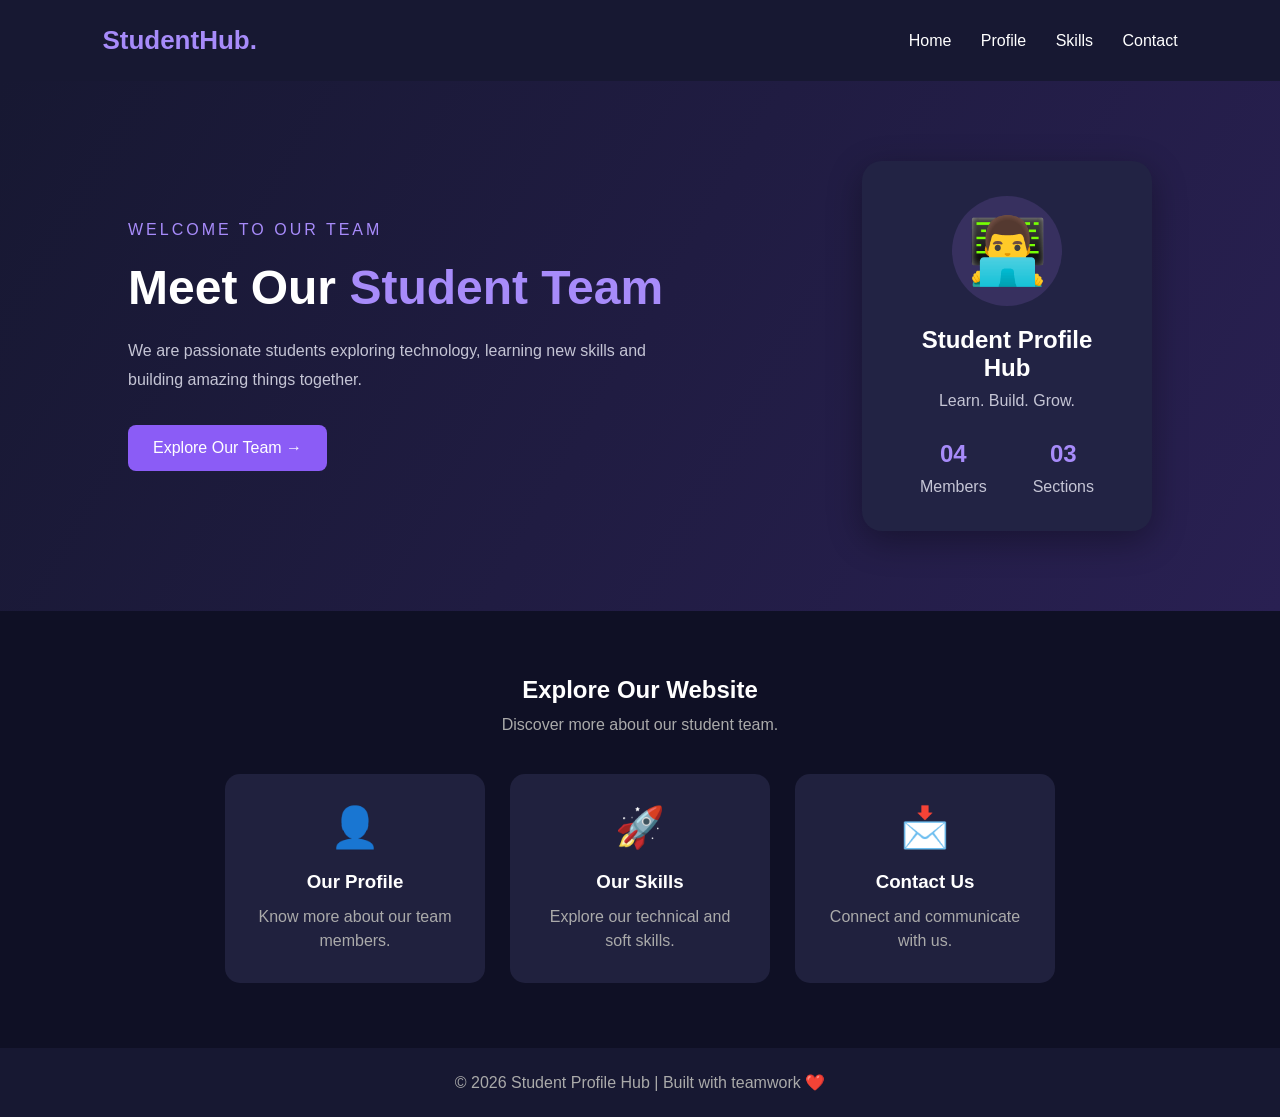
<file: index.html>
<!DOCTYPE html>
<html lang="en">
<head>
    <meta charset="UTF-8">
    <meta name="viewport" content="width=device-width, initial-scale=1.0">
    <title>Student Profile Hub</title>
    <link rel="stylesheet" href="style.css">
</head>
<body>

    <nav class="navbar">
        <h2>StudentHub.</h2>
        <div>
            <a href="index.html">Home</a>
            <a href="profile.html">Profile</a>
            <a href="skills.html">Skills</a>
            <a href="contact.html">Contact</a>
        </div>
    </nav>

    <section class="hero">
        <div class="hero-content">
            <p class="tag">WELCOME TO OUR TEAM</p>
            <h1>Meet Our <span>Student Team</span></h1>
            <p class="description">
                We are passionate students exploring technology,
                learning new skills and building amazing things together.
            </p>
            <a href="profile.html" class="btn">Explore Our Team →</a>
        </div>

        <div class="hero-card">
            <div class="circle">👨‍💻</div>
            <h2>Student Profile Hub</h2>
            <p>Learn. Build. Grow.</p>
            <div class="stats">
                <div><h2>04</h2><p>Members</p></div>
                <div><h2>03</h2><p>Sections</p></div>
            </div>
        </div>
    </section>

    <section class="features">
        <h2>Explore Our Website</h2>
        <p>Discover more about our student team.</p>

        <div class="cards">
            <a href="profile.html" class="card">
                <div class="emoji">👤</div>
                <h3>Our Profile</h3>
                <p>Know more about our team members.</p>
            </a>

            <a href="skills.html" class="card">
                <div class="emoji">🚀</div>
                <h3>Our Skills</h3>
                <p>Explore our technical and soft skills.</p>
            </a>

            <a href="contact.html" class="card">
                <div class="emoji">📩</div>
                <h3>Contact Us</h3>
                <p>Connect and communicate with us.</p>
            </a>
        </div>
    </section>

    <footer>
        <p>© 2026 Student Profile Hub | Built with teamwork ❤️</p>
    </footer>

</body>
</html>
</file>
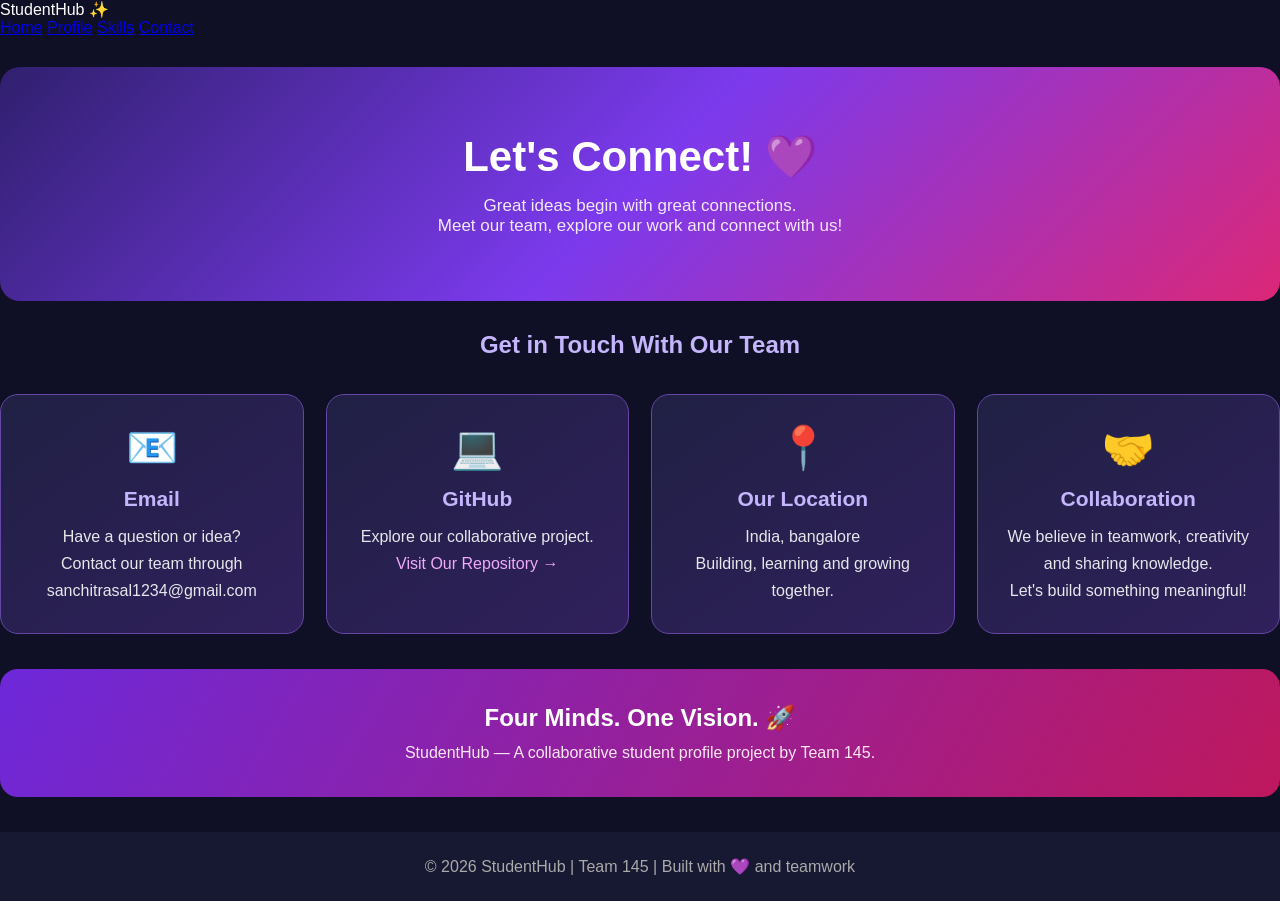
<file: contact.html>
<!DOCTYPE html>
<html lang="en">
<head>
    <meta charset="UTF-8">
    <meta name="viewport" content="width=device-width, initial-scale=1.0">
    <title>Contact Us | StudentHub</title>
    <link rel="stylesheet" href="style.css">

    <style>
        .contact-hero {
            text-align: center;
            padding: 65px 20px;
            background: linear-gradient(135deg, #30206f, #7c3aed, #db2777);
            border-radius: 20px;
            margin: 30px 0;
            color: white;
        }

        .contact-hero h1 {
            font-size: 42px;
            margin-bottom: 15px;
        }

        .contact-hero p {
            font-size: 17px;
            color: #f3e8ff;
        }

        .contact-grid {
            display: grid;
            grid-template-columns: repeat(auto-fit, minmax(220px, 1fr));
            gap: 22px;
            margin: 35px 0;
        }

        .contact-card {
            padding: 28px 20px;
            background: linear-gradient(145deg, #202044, #30205c);
            border: 1px solid #6546a5;
            border-radius: 18px;
            text-align: center;
            transition: 0.3s;
        }

        .contact-card:hover {
            transform: translateY(-8px);
            border-color: #e879f9;
            box-shadow: 0 12px 30px #0005;
        }

        .contact-icon {
            font-size: 42px;
            margin-bottom: 15px;
        }

        .contact-card h2 {
            color: #c4b5fd;
            margin-bottom: 12px;
            font-size: 21px;
        }

        .contact-card p {
            color: #e5e7eb;
            line-height: 1.7;
        }

        .contact-card a {
            color: #f0abfc;
            text-decoration: none;
            overflow-wrap: anywhere;
        }

        .contact-card a:hover {
            text-decoration: underline;
        }

        .contact-banner {
            text-align: center;
            padding: 35px 20px;
            margin: 35px 0;
            border-radius: 18px;
            background: linear-gradient(120deg, #6d28d9, #be185d);
        }

        .contact-banner h2 {
            color: white;
            margin-bottom: 12px;
        }

        .contact-banner p {
            color: #fce7f3;
        }

        @media (max-width: 600px) {
            .contact-hero h1 {
                font-size: 30px;
            }
        }
    </style>
</head>

<body>

    <nav>
        <div class="logo">StudentHub ✨</div>
        <div class="nav-links">
            <a href="index.html">Home</a>
            <a href="profile.html">Profile</a>
            <a href="skills.html">Skills</a>
            <a href="contact.html">Contact</a>
        </div>
    </nav>

    <main class="container">

        <section class="contact-hero">
            <h1>Let's Connect! 💜</h1>
            <p>Great ideas begin with great connections.</p>
            <p>Meet our team, explore our work and connect with us!</p>
        </section>

        <h2 style="text-align:center; color:#c4b5fd;">
            Get in Touch With Our Team
        </h2>

        <div class="contact-grid">

            <div class="contact-card">
                <div class="contact-icon">📧</div>
                <h2>Email</h2>
                <p>Have a question or idea?</p>
                <p>Contact our team through sanchitrasal1234@gmail.com</p>
            </div>

            <div class="contact-card">
                <div class="contact-icon">💻</div>
                <h2>GitHub</h2>
                <p>Explore our collaborative project.</p>
                <p>
                    <a href="https://github.com/YOUR-TEAM-USERNAME/student-profile-team-145"
                       target="_blank" rel="noopener">
                       Visit Our Repository →
                    </a>
                </p>
            </div>

            <div class="contact-card">
                <div class="contact-icon">📍</div>
                <h2>Our Location</h2>
                <p>India, bangalore </p>
                <p>Building, learning and growing together.</p>
            </div>

            <div class="contact-card">
                <div class="contact-icon">🤝</div>
                <h2>Collaboration</h2>
                <p>We believe in teamwork, creativity and sharing knowledge.</p>
                <p>Let's build something meaningful!</p>
            </div>

        </div>

        <section class="contact-banner">
            <h2>Four Minds. One Vision. 🚀</h2>
            <p>StudentHub — A collaborative student profile project by Team 145.</p>
        </section>

    </main>

    <footer>
        <p>©️ 2026 StudentHub | Team 145 | Built with 💜 and teamwork</p>
    </footer>

</body>
</html>
</file>
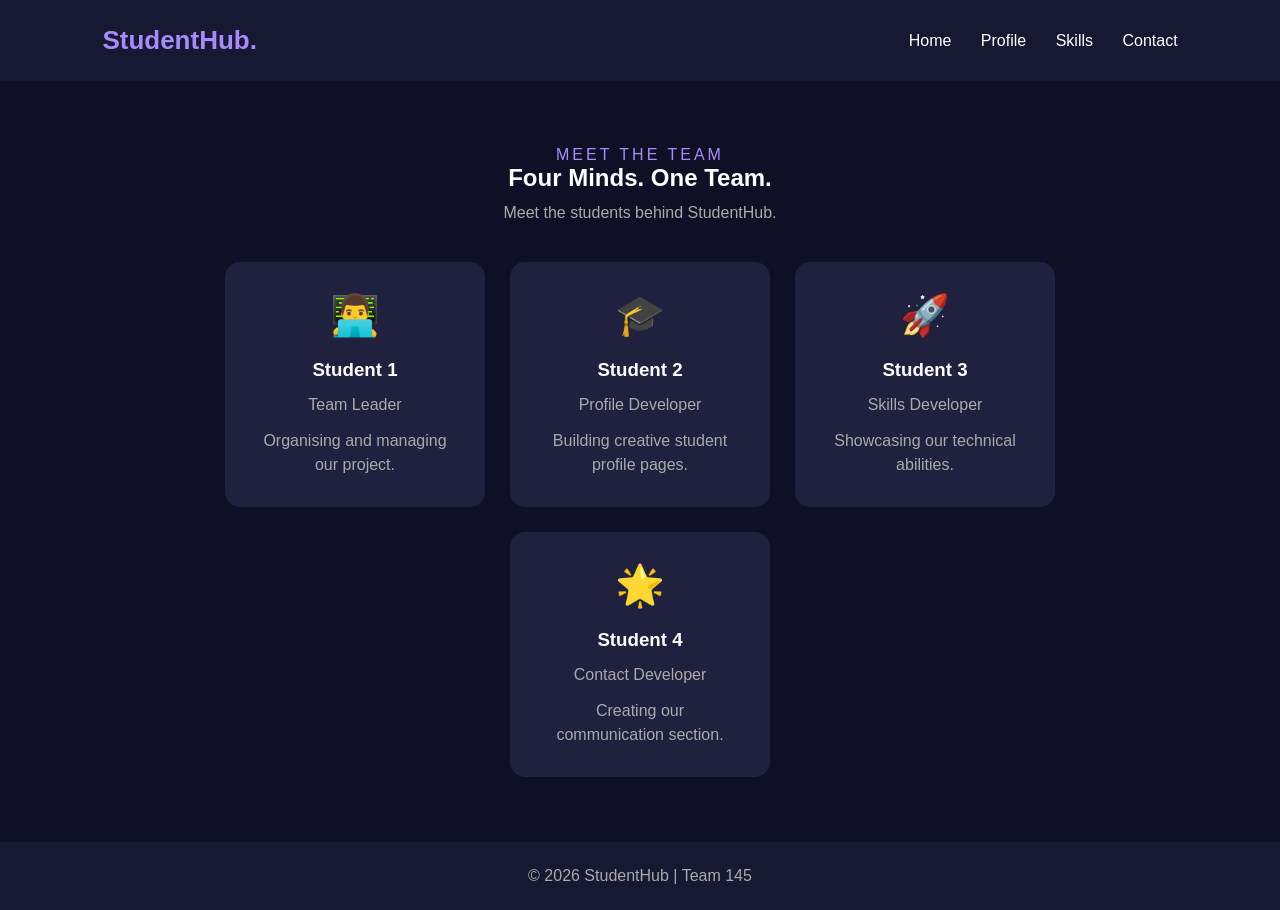
<file: profile.html>
<!DOCTYPE html>
<html lang="en">
<head>
    <meta charset="UTF-8">
    <meta name="viewport" content="width=device-width, initial-scale=1.0">
    <title>Our Profile | StudentHub</title>
    <link rel="stylesheet" href="style.css">
</head>
<body>

    <nav class="navbar">
        <h2>StudentHub.</h2>
        <div class="nav-links">
            <a href="index.html">Home</a>
            <a href="profile.html">Profile</a>
            <a href="skills.html">Skills</a>
            <a href="contact.html">Contact</a>
        </div>
    </nav>

    <section class="features">
        <span class="tag">MEET THE TEAM</span>
        <h2>Four Minds. One Team.</h2>
        <p>Meet the students behind StudentHub.</p>

        <div class="cards">

            <div class="card">
                <div class="emoji">👨‍💻</div>
                <h3>Student 1</h3>
                <p>Team Leader</p>
                <p>Organising and managing our project.</p>
            </div>

            <div class="card">
                <div class="emoji">🎓</div>
                <h3>Student 2</h3>
                <p>Profile Developer</p>
                <p>Building creative student profile pages.</p>
            </div>

            <div class="card">
                <div class="emoji">🚀</div>
                <h3>Student 3</h3>
                <p>Skills Developer</p>
                <p>Showcasing our technical abilities.</p>
            </div>

            <div class="card">
                <div class="emoji">🌟</div>
                <h3>Student 4</h3>
                <p>Contact Developer</p>
                <p>Creating our communication section.</p>
            </div>

        </div>
    </section>

    <footer>
        <p>©️ 2026 StudentHub | Team 145</p>
    </footer>

</body>
</html>
</file>
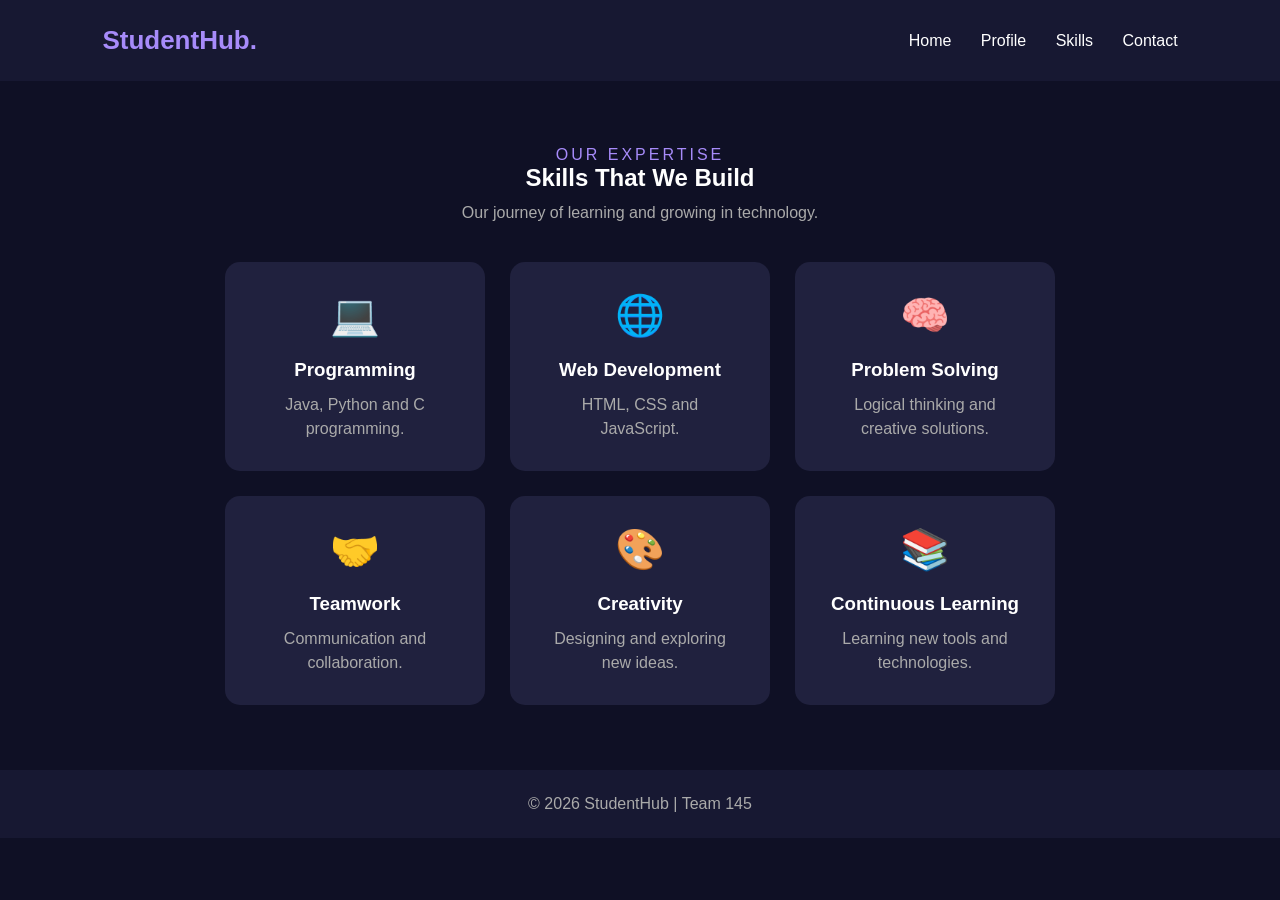
<file: skills.html>
<!DOCTYPE html>
<html lang="en">
<head>
    <meta charset="UTF-8">
    <meta name="viewport" content="width=device-width, initial-scale=1.0">
    <title>Our Skills | StudentHub</title>
    <link rel="stylesheet" href="style.css">
</head>
<body>

    <nav class="navbar">
        <h2>StudentHub.</h2>
        <div class="nav-links">
            <a href="index.html">Home</a>
            <a href="profile.html">Profile</a>
            <a href="skills.html">Skills</a>
            <a href="contact.html">Contact</a>
        </div>
    </nav>

    <section class="features">
        <span class="tag">OUR EXPERTISE</span>
        <h2>Skills That We Build</h2>
        <p>Our journey of learning and growing in technology.</p>

        <div class="cards">

            <div class="card">
                <div class="emoji">💻</div>
                <h3>Programming</h3>
                <p>Java, Python and C programming.</p>
            </div>

            <div class="card">
                <div class="emoji">🌐</div>
                <h3>Web Development</h3>
                <p>HTML, CSS and JavaScript.</p>
            </div>

            <div class="card">
                <div class="emoji">🧠</div>
                <h3>Problem Solving</h3>
                <p>Logical thinking and creative solutions.</p>
            </div>

            <div class="card">
                <div class="emoji">🤝</div>
                <h3>Teamwork</h3>
                <p>Communication and collaboration.</p>
            </div>

            <div class="card">
                <div class="emoji">🎨</div>
                <h3>Creativity</h3>
                <p>Designing and exploring new ideas.</p>
            </div>

            <div class="card">
                <div class="emoji">📚</div>
                <h3>Continuous Learning</h3>
                <p>Learning new tools and technologies.</p>
            </div>

        </div>
    </section>

    <footer>
        <p>©️ 2026 StudentHub | Team 145</p>
    </footer>

</body>
</html>
</file>
<file: style.css>
* {
    margin: 0;
    padding: 0;
    box-sizing: border-box;
    font-family: Arial, sans-serif;
}

body {
    background: #0f1025;
    color: white;
}

.navbar {
    display: flex;
    justify-content: space-between;
    align-items: center;
    padding: 25px 8%;
    background: #171832;
}

.navbar h2 {
    color: #a78bfa;
    font-size: 26px;
}

.navbar a {
    color: white;
    text-decoration: none;
    margin-left: 25px;
    transition: 0.3s;
}

.navbar a:hover {
    color: #a78bfa;
}

.hero {
    min-height: 480px;
    padding: 80px 10%;
    display: flex;
    align-items: center;
    justify-content: space-between;
    gap: 40px;
    background: linear-gradient(120deg, #171832, #292052);
}

.hero-content {
    max-width: 550px;
}

.tag {
    color: #a78bfa;
    letter-spacing: 3px;
    margin-bottom: 20px;
}

.hero h1 {
    font-size: 48px;
    line-height: 1.2;
}

.hero h1 span {
    color: #a78bfa;
}

.description {
    color: #c5c5d5;
    line-height: 1.8;
    margin: 20px 0 30px;
}

.btn {
    display: inline-block;
    background: #8b5cf6;
    color: white;
    padding: 14px 25px;
    border-radius: 8px;
    text-decoration: none;
}

.btn:hover {
    background: #6d3de0;
}

.hero-card {
    background: #222344;
    padding: 35px;
    border-radius: 20px;
    text-align: center;
    width: 290px;
    box-shadow: 0 10px 35px #0005;
}

.circle {
    font-size: 65px;
    background: #37305f;
    border-radius: 50%;
    width: 110px;
    height: 110px;
    display: grid;
    place-items: center;
    margin: auto auto 20px;
}

.hero-card p {
    color: #c5c5d5;
    margin-top: 10px;
}

.stats {
    display: flex;
    justify-content: space-around;
    margin-top: 30px;
}

.stats h2 {
    color: #a78bfa;
}

.features {
    padding: 65px 8%;
    text-align: center;
}

.features > p {
    color: #aaa;
    margin-top: 12px;
}

.cards {
    display: flex;
    justify-content: center;
    gap: 25px;
    margin-top: 40px;
    flex-wrap: wrap;
}

.card {
    background: #20213e;
    padding: 30px;
    width: 260px;
    border-radius: 15px;
    text-decoration: none;
    color: white;
    transition: 0.3s;
}

.card:hover {
    transform: translateY(-10px);
    background: #302951;
}

.emoji {
    font-size: 40px;
    margin-bottom: 20px;
}

.card p {
    color: #aaa;
    margin-top: 12px;
    line-height: 1.5;
}

footer {
    text-align: center;
    padding: 25px;
    background: #171832;
    color: #aaa;
}

@media (max-width: 700px) {
    .navbar {
        flex-direction: column;
        gap: 20px;
    }

    .navbar a {
        margin: 5px;
    }

    .hero {
        flex-direction: column;
        text-align: center;
        padding: 55px 5%;
    }

    .hero h1 {
        font-size: 36px;
    }

    .hero-card {
        width: 100%;
        max-width: 290px;
    }
}
</file>
